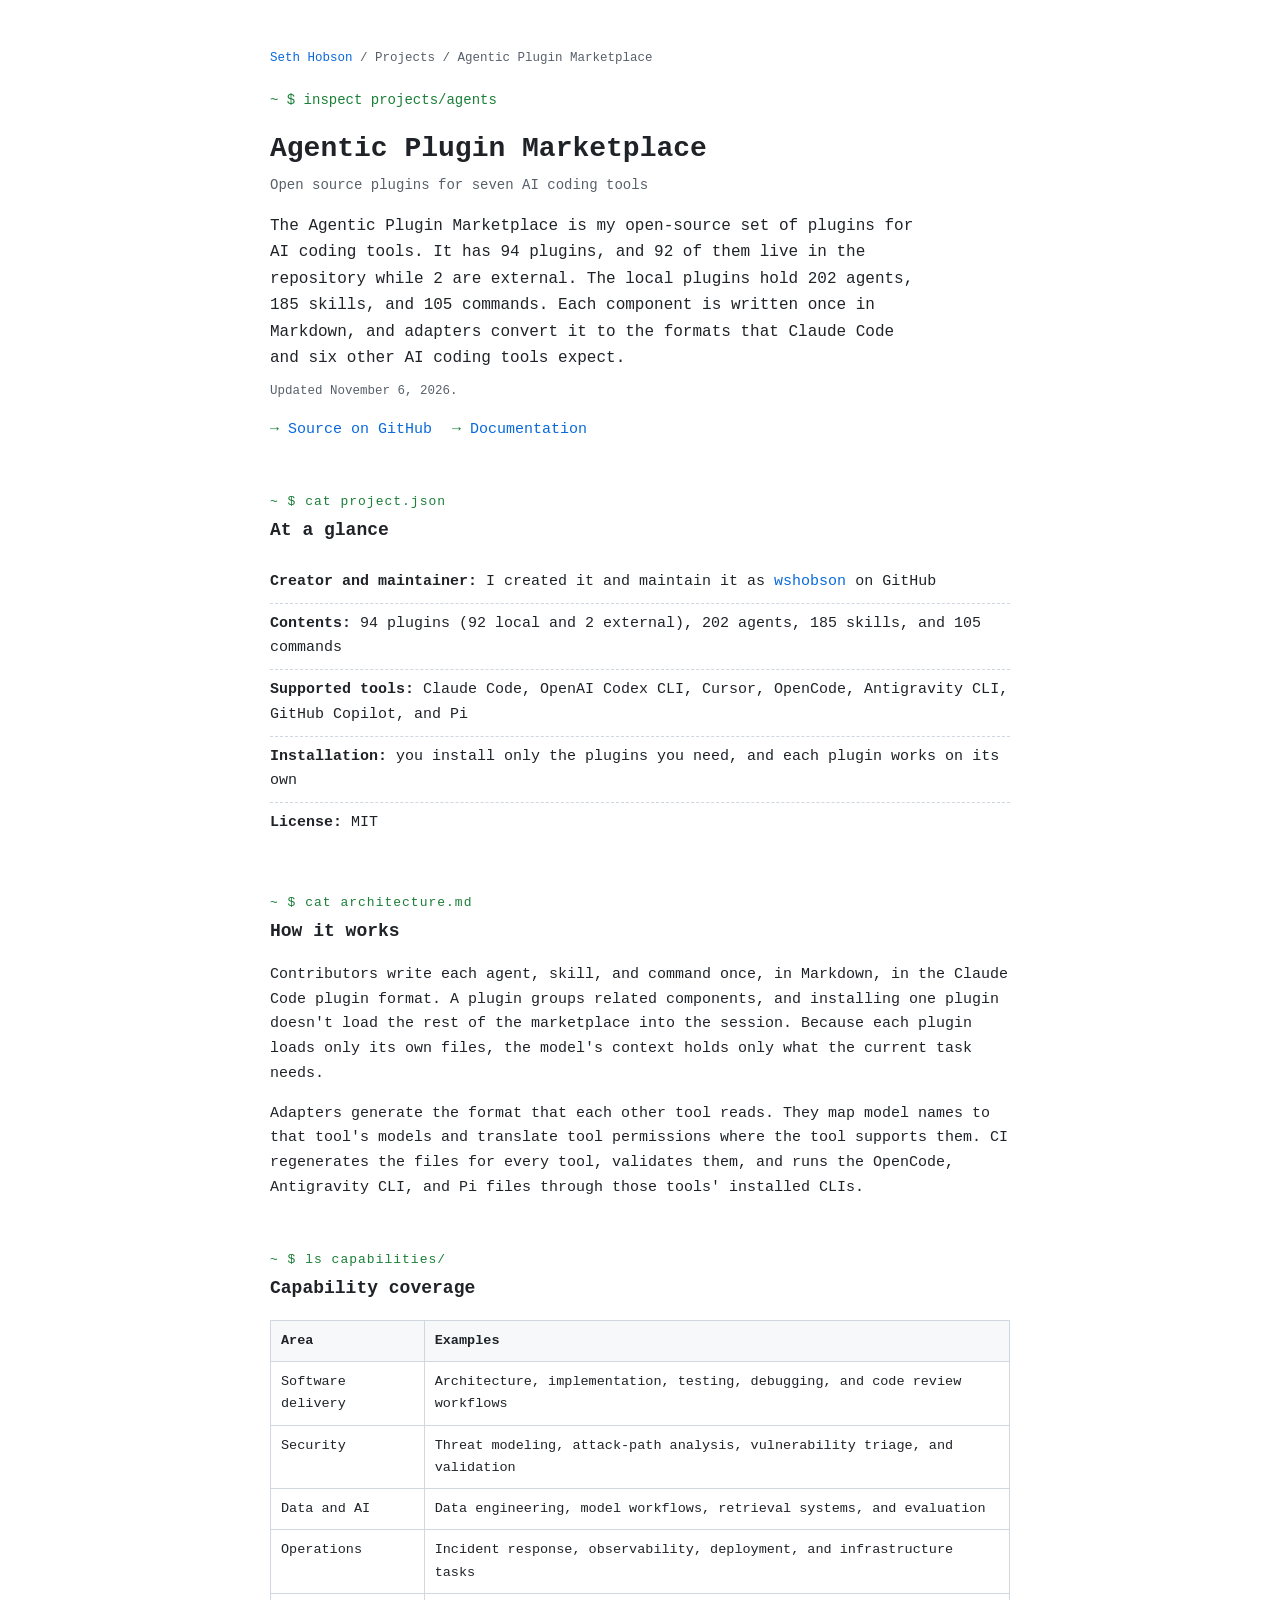
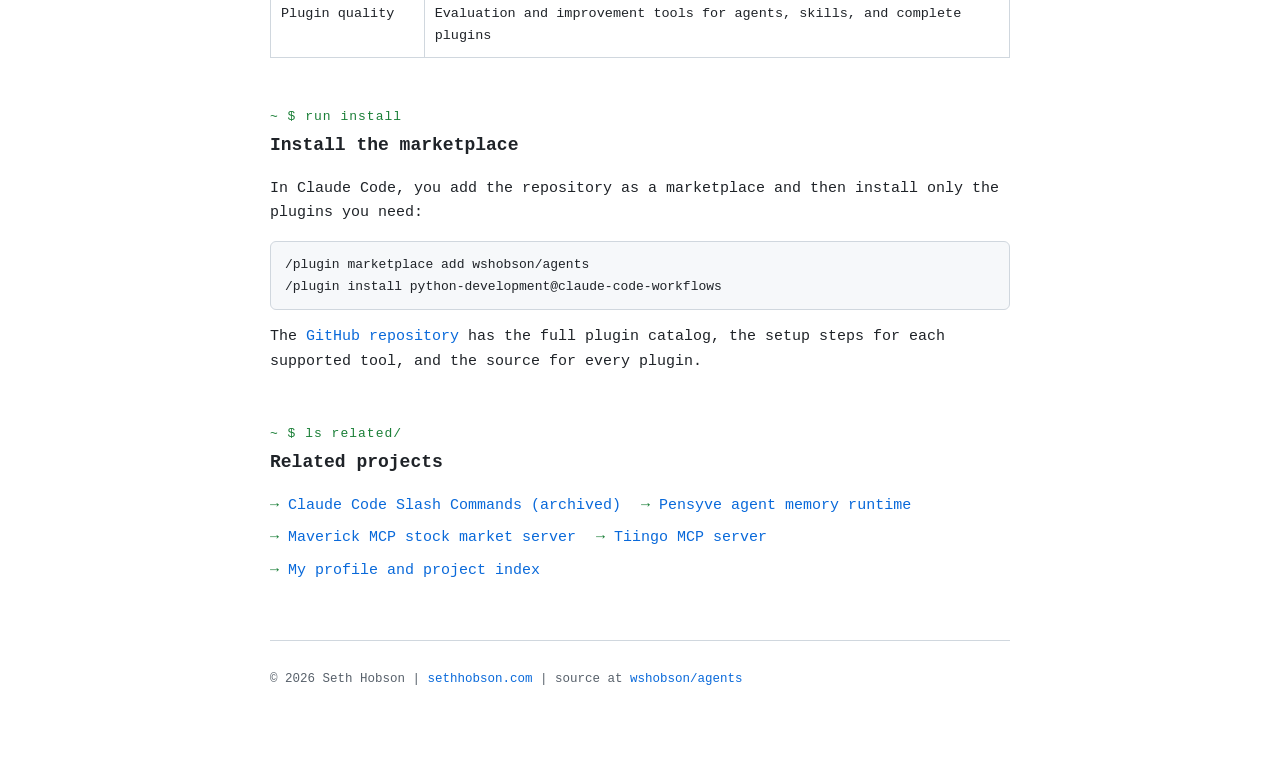
<file: projects/agents/index.html>
<!DOCTYPE html>
<html lang="en">
<head>
  <meta charset="utf-8">
  <meta name="viewport" content="width=device-width, initial-scale=1">
  <title>Agentic Plugin Marketplace for Claude Code | Seth Hobson</title>
  <meta name="description" content="I maintain an open-source plugin marketplace for Claude Code and six other AI coding tools. It has 94 plugins with 202 agents, 185 skills, and 105 commands.">
  <link rel="canonical" href="https://sethhobson.com/projects/agents/">
  <link rel="icon" type="image/svg+xml" href="/favicon.svg">
  <link rel="stylesheet" href="/styles.css">
  <meta name="theme-color" media="(prefers-color-scheme: dark)" content="#0d1117">
  <meta name="theme-color" media="(prefers-color-scheme: light)" content="#ffffff">

  <meta property="og:type" content="article">
  <meta property="og:url" content="https://sethhobson.com/projects/agents/">
  <meta property="og:title" content="Agentic Plugin Marketplace for Claude Code | Seth Hobson">
  <meta property="og:description" content="Agents, skills, and commands written once in Markdown and converted for seven AI coding tools.">
  <meta property="og:image" content="https://sethhobson.com/og-image.png">
  <meta name="twitter:card" content="summary_large_image">

  <script type="application/ld+json">
  {
    "@context": "https://schema.org",
    "@graph": [
      {
        "@type": "Person",
        "@id": "https://sethhobson.com/#person",
        "name": "Seth Hobson",
        "alternateName": "wshobson",
        "url": "https://sethhobson.com/"
      },
      {
        "@type": "WebSite",
        "@id": "https://sethhobson.com/#website",
        "url": "https://sethhobson.com/",
        "name": "Seth Hobson"
      },
      {
        "@type": "WebPage",
        "@id": "https://sethhobson.com/projects/agents/#page",
        "url": "https://sethhobson.com/projects/agents/",
        "name": "Agentic Plugin Marketplace",
        "description": "An open-source marketplace of agents, skills, and commands for seven AI coding tools.",
        "dateModified": "2026-11-06",
        "author": { "@id": "https://sethhobson.com/#person" },
        "about": { "@id": "https://sethhobson.com/projects/agents/#software" },
        "isPartOf": { "@id": "https://sethhobson.com/#website" },
        "inLanguage": "en"
      },
      {
        "@type": "SoftwareSourceCode",
        "@id": "https://sethhobson.com/projects/agents/#software",
        "name": "Agentic Plugin Marketplace",
        "alternateName": "wshobson/agents",
        "description": "A plugin marketplace for AI coding tools, maintained by Seth Hobson.",
        "codeRepository": "https://github.com/wshobson/agents",
        "programmingLanguage": "Markdown",
        "license": "https://opensource.org/license/mit",
        "author": { "@id": "https://sethhobson.com/#person" }
      },
      {
        "@type": "BreadcrumbList",
        "itemListElement": [
          { "@type": "ListItem", "position": 1, "name": "Seth Hobson", "item": "https://sethhobson.com/" },
          { "@type": "ListItem", "position": 2, "name": "Agentic Plugin Marketplace", "item": "https://sethhobson.com/projects/agents/" }
        ]
      }
    ]
  }
  </script>

  <script async src="https://www.googletagmanager.com/gtag/js?id=G-XZPK8257Y5"></script>
  <script>
    window.dataLayer = window.dataLayer || [];
    function gtag(){dataLayer.push(arguments);}
    gtag('js', new Date());
    gtag('config', 'G-XZPK8257Y5');
  </script>
  <script src="https://analytics.ahrefs.com/analytics.js" data-key="spo2J+pEpPun+g5cjv8deA" async></script>
</head>
<body>
<div class="container">
  <nav class="breadcrumb" aria-label="Breadcrumb"><a href="/">Seth Hobson</a> / Projects / Agentic Plugin Marketplace</nav>

  <header>
    <p class="prompt">~ $ inspect projects/agents</p>
    <h1>Agentic Plugin Marketplace</h1>
    <p class="title-line">Open source plugins for seven AI coding tools</p>
    <p class="project-lede">The Agentic Plugin Marketplace is my open-source set of plugins for AI coding tools. It has 94 plugins, and 92 of them live in the repository while 2 are external. The local plugins hold 202 agents, 185 skills, and 105 commands. Each component is written once in Markdown, and adapters convert it to the formats that Claude Code and six other AI coding tools expect.</p>
    <p class="updated">Updated <time datetime="2026-11-06">November 6, 2026</time>.</p>
    <ul class="links">
      <li><a href="https://github.com/wshobson/agents">Source on GitHub</a></li>
      <li><a href="https://github.com/wshobson/agents#readme">Documentation</a></li>
    </ul>
  </header>

  <main>
    <article>
      <section aria-labelledby="agents-facts">
        <p class="section-label">cat project.json</p>
        <h2 id="agents-facts">At a glance</h2>
        <ul class="facts">
          <li><strong>Creator and maintainer:</strong> I created it and maintain it as <a href="https://github.com/wshobson">wshobson</a> on GitHub</li>
          <li><strong>Contents:</strong> 94 plugins (92 local and 2 external), 202 agents, 185 skills, and 105 commands</li>
          <li><strong>Supported tools:</strong> Claude Code, OpenAI Codex CLI, Cursor, OpenCode, Antigravity CLI, GitHub Copilot, and Pi</li>
          <li><strong>Installation:</strong> you install only the plugins you need, and each plugin works on its own</li>
          <li><strong>License:</strong> MIT</li>
        </ul>
      </section>

      <section aria-labelledby="agents-design">
        <p class="section-label">cat architecture.md</p>
        <h2 id="agents-design">How it works</h2>
        <p>Contributors write each agent, skill, and command once, in Markdown, in the Claude Code plugin format. A plugin groups related components, and installing one plugin doesn't load the rest of the marketplace into the session. Because each plugin loads only its own files, the model's context holds only what the current task needs.</p>
        <p>Adapters generate the format that each other tool reads. They map model names to that tool's models and translate tool permissions where the tool supports them. CI regenerates the files for every tool, validates them, and runs the OpenCode, Antigravity CLI, and Pi files through those tools' installed CLIs.</p>
      </section>

      <section aria-labelledby="agents-coverage">
        <p class="section-label">ls capabilities/</p>
        <h2 id="agents-coverage">Capability coverage</h2>
        <table class="project-table">
          <thead><tr><th>Area</th><th>Examples</th></tr></thead>
          <tbody>
            <tr><td>Software delivery</td><td>Architecture, implementation, testing, debugging, and code review workflows</td></tr>
            <tr><td>Security</td><td>Threat modeling, attack-path analysis, vulnerability triage, and validation</td></tr>
            <tr><td>Data and AI</td><td>Data engineering, model workflows, retrieval systems, and evaluation</td></tr>
            <tr><td>Operations</td><td>Incident response, observability, deployment, and infrastructure tasks</td></tr>
            <tr><td>Plugin quality</td><td>Evaluation and improvement tools for agents, skills, and complete plugins</td></tr>
          </tbody>
        </table>
      </section>

      <section aria-labelledby="agents-start">
        <p class="section-label">run install</p>
        <h2 id="agents-start">Install the marketplace</h2>
        <p>In Claude Code, you add the repository as a marketplace and then install only the plugins you need:</p>
        <pre><code>/plugin marketplace add wshobson/agents
/plugin install python-development@claude-code-workflows</code></pre>
        <p>The <a href="https://github.com/wshobson/agents">GitHub repository</a> has the full plugin catalog, the setup steps for each supported tool, and the source for every plugin.</p>
      </section>

      <section aria-labelledby="agents-related">
        <p class="section-label">ls related/</p>
        <h2 id="agents-related">Related projects</h2>
        <ul class="links">
          <li><a href="/projects/commands/">Claude Code Slash Commands (archived)</a></li>
          <li><a href="/projects/pensyve/">Pensyve agent memory runtime</a></li>
          <li><a href="/projects/maverick-mcp/">Maverick MCP stock market server</a></li>
          <li><a href="/projects/tiingo-mcp/">Tiingo MCP server</a></li>
          <li><a href="/">My profile and project index</a></li>
        </ul>
      </section>
    </article>
  </main>

  <footer class="site-footer">
    <p>© 2026 Seth Hobson | <a href="/">sethhobson.com</a> | source at <a href="https://github.com/wshobson/agents">wshobson/agents</a></p>
  </footer>
</div>
</body>
</html>
</file>
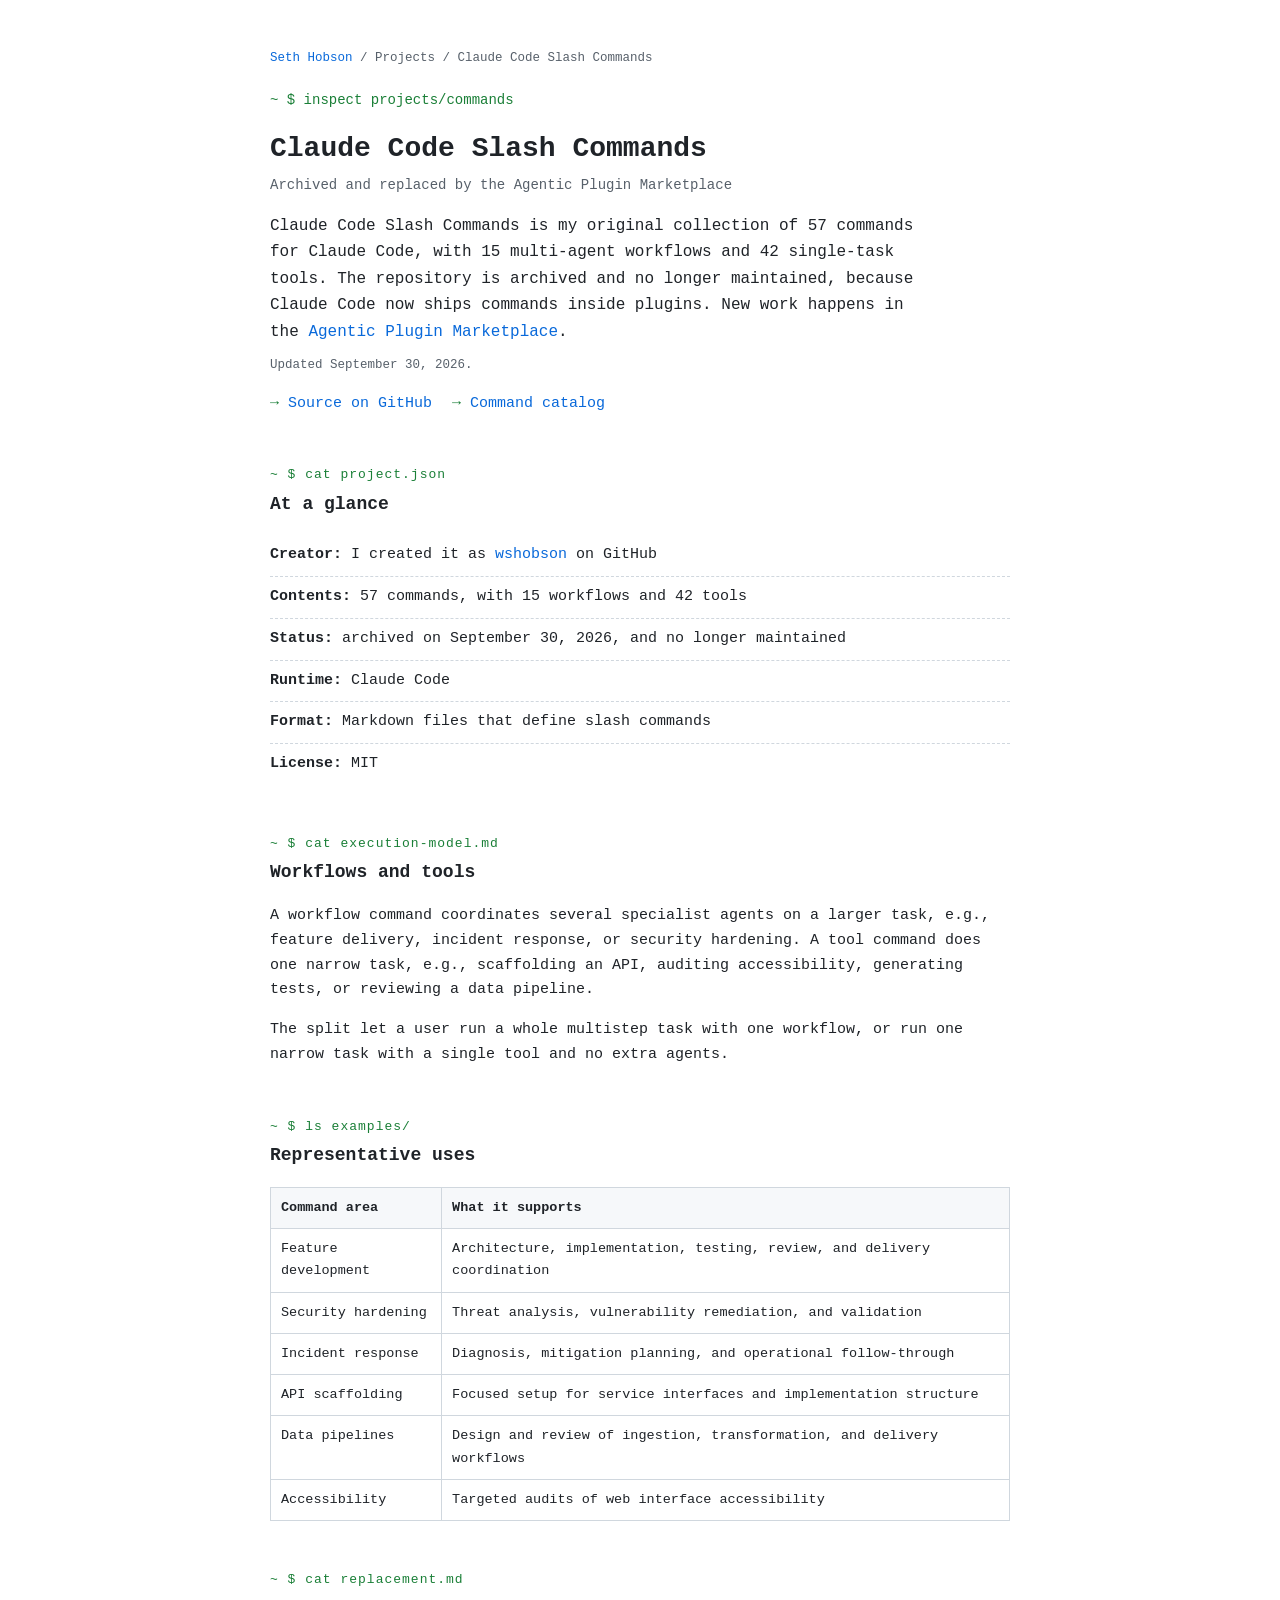
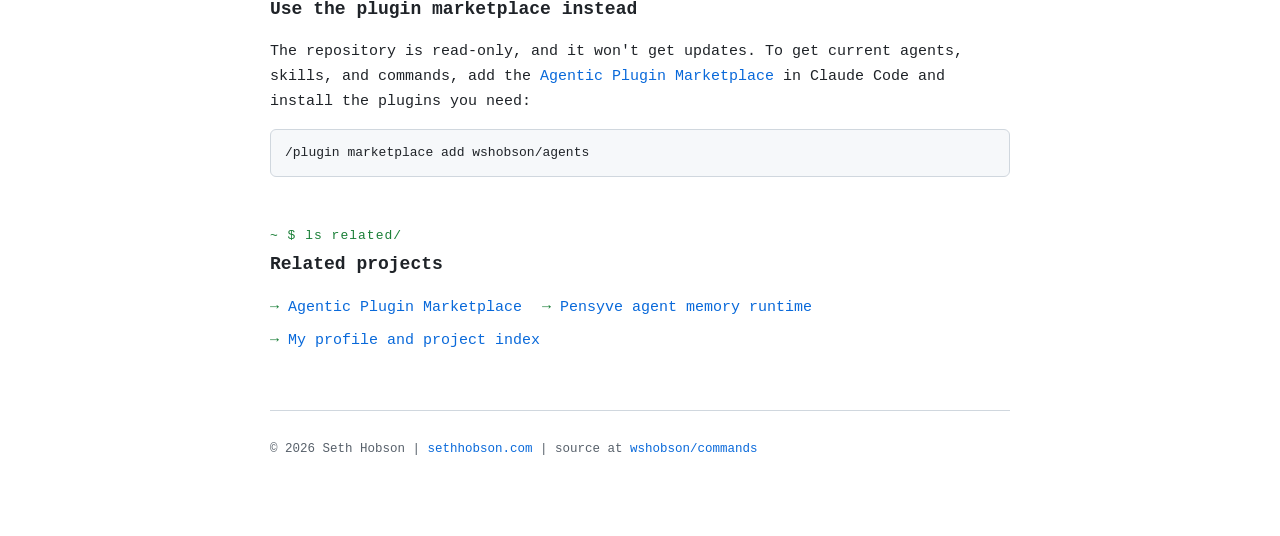
<file: projects/commands/index.html>
<!DOCTYPE html>
<html lang="en">
<head>
  <meta charset="utf-8">
  <meta name="viewport" content="width=device-width, initial-scale=1">
  <title>Claude Code Slash Commands | Seth Hobson</title>
  <meta name="description" content="I archived my collection of 57 Claude Code slash commands, and my Agentic Plugin Marketplace replaces it. New work happens in the marketplace.">
  <link rel="canonical" href="https://sethhobson.com/projects/commands/">
  <link rel="icon" type="image/svg+xml" href="/favicon.svg">
  <link rel="stylesheet" href="/styles.css">
  <meta name="theme-color" media="(prefers-color-scheme: dark)" content="#0d1117">
  <meta name="theme-color" media="(prefers-color-scheme: light)" content="#ffffff">

  <meta property="og:type" content="article">
  <meta property="og:url" content="https://sethhobson.com/projects/commands/">
  <meta property="og:title" content="Claude Code Slash Commands | Seth Hobson">
  <meta property="og:description" content="An archived collection of 57 Claude Code slash commands, replaced by the Agentic Plugin Marketplace.">
  <meta property="og:image" content="https://sethhobson.com/og-image.png">
  <meta name="twitter:card" content="summary_large_image">

  <script type="application/ld+json">
  {
    "@context": "https://schema.org",
    "@graph": [
      {
        "@type": "Person",
        "@id": "https://sethhobson.com/#person",
        "name": "Seth Hobson",
        "alternateName": "wshobson",
        "url": "https://sethhobson.com/"
      },
      {
        "@type": "WebSite",
        "@id": "https://sethhobson.com/#website",
        "url": "https://sethhobson.com/",
        "name": "Seth Hobson"
      },
      {
        "@type": "WebPage",
        "@id": "https://sethhobson.com/projects/commands/#page",
        "url": "https://sethhobson.com/projects/commands/",
        "name": "Claude Code Slash Commands",
        "description": "An archived collection of slash commands for Claude Code, replaced by the Agentic Plugin Marketplace.",
        "dateModified": "2026-09-30",
        "author": { "@id": "https://sethhobson.com/#person" },
        "about": { "@id": "https://sethhobson.com/projects/commands/#software" },
        "isPartOf": { "@id": "https://sethhobson.com/#website" },
        "inLanguage": "en"
      },
      {
        "@type": "SoftwareSourceCode",
        "@id": "https://sethhobson.com/projects/commands/#software",
        "name": "Claude Code Slash Commands",
        "alternateName": "wshobson/commands",
        "description": "An archived collection of slash commands for Claude Code, created by Seth Hobson.",
        "codeRepository": "https://github.com/wshobson/commands",
        "programmingLanguage": "Markdown",
        "license": "https://opensource.org/license/mit",
        "author": { "@id": "https://sethhobson.com/#person" }
      },
      {
        "@type": "BreadcrumbList",
        "itemListElement": [
          { "@type": "ListItem", "position": 1, "name": "Seth Hobson", "item": "https://sethhobson.com/" },
          { "@type": "ListItem", "position": 2, "name": "Claude Code Slash Commands", "item": "https://sethhobson.com/projects/commands/" }
        ]
      }
    ]
  }
  </script>

  <script async src="https://www.googletagmanager.com/gtag/js?id=G-XZPK8257Y5"></script>
  <script>
    window.dataLayer = window.dataLayer || [];
    function gtag(){dataLayer.push(arguments);}
    gtag('js', new Date());
    gtag('config', 'G-XZPK8257Y5');
  </script>
  <script src="https://analytics.ahrefs.com/analytics.js" data-key="spo2J+pEpPun+g5cjv8deA" async></script>
</head>
<body>
<div class="container">
  <nav class="breadcrumb" aria-label="Breadcrumb"><a href="/">Seth Hobson</a> / Projects / Claude Code Slash Commands</nav>

  <header>
    <p class="prompt">~ $ inspect projects/commands</p>
    <h1>Claude Code Slash Commands</h1>
    <p class="title-line">Archived and replaced by the Agentic Plugin Marketplace</p>
    <p class="project-lede">Claude Code Slash Commands is my original collection of 57 commands for Claude Code, with 15 multi-agent workflows and 42 single-task tools. The repository is archived and no longer maintained, because Claude Code now ships commands inside plugins. New work happens in the <a href="/projects/agents/">Agentic Plugin Marketplace</a>.</p>
    <p class="updated">Updated <time datetime="2026-09-30">September 30, 2026</time>.</p>
    <ul class="links">
      <li><a href="https://github.com/wshobson/commands">Source on GitHub</a></li>
      <li><a href="https://github.com/wshobson/commands#readme">Command catalog</a></li>
    </ul>
  </header>

  <main>
    <article>
      <section aria-labelledby="commands-facts">
        <p class="section-label">cat project.json</p>
        <h2 id="commands-facts">At a glance</h2>
        <ul class="facts">
          <li><strong>Creator:</strong> I created it as <a href="https://github.com/wshobson">wshobson</a> on GitHub</li>
          <li><strong>Contents:</strong> 57 commands, with 15 workflows and 42 tools</li>
          <li><strong>Status:</strong> archived on September 30, 2026, and no longer maintained</li>
          <li><strong>Runtime:</strong> Claude Code</li>
          <li><strong>Format:</strong> Markdown files that define slash commands</li>
          <li><strong>License:</strong> MIT</li>
        </ul>
      </section>

      <section aria-labelledby="commands-model">
        <p class="section-label">cat execution-model.md</p>
        <h2 id="commands-model">Workflows and tools</h2>
        <p>A workflow command coordinates several specialist agents on a larger task, e.g., feature delivery, incident response, or security hardening. A tool command does one narrow task, e.g., scaffolding an API, auditing accessibility, generating tests, or reviewing a data pipeline.</p>
        <p>The split let a user run a whole multistep task with one workflow, or run one narrow task with a single tool and no extra agents.</p>
      </section>

      <section aria-labelledby="commands-examples">
        <p class="section-label">ls examples/</p>
        <h2 id="commands-examples">Representative uses</h2>
        <table class="project-table">
          <thead><tr><th>Command area</th><th>What it supports</th></tr></thead>
          <tbody>
            <tr><td>Feature development</td><td>Architecture, implementation, testing, review, and delivery coordination</td></tr>
            <tr><td>Security hardening</td><td>Threat analysis, vulnerability remediation, and validation</td></tr>
            <tr><td>Incident response</td><td>Diagnosis, mitigation planning, and operational follow-through</td></tr>
            <tr><td>API scaffolding</td><td>Focused setup for service interfaces and implementation structure</td></tr>
            <tr><td>Data pipelines</td><td>Design and review of ingestion, transformation, and delivery workflows</td></tr>
            <tr><td>Accessibility</td><td>Targeted audits of web interface accessibility</td></tr>
          </tbody>
        </table>
      </section>

      <section aria-labelledby="commands-start">
        <p class="section-label">cat replacement.md</p>
        <h2 id="commands-start">Use the plugin marketplace instead</h2>
        <p>The repository is read-only, and it won't get updates. To get current agents, skills, and commands, add the <a href="/projects/agents/">Agentic Plugin Marketplace</a> in Claude Code and install the plugins you need:</p>
        <pre><code>/plugin marketplace add wshobson/agents</code></pre>
      </section>

      <section aria-labelledby="commands-related">
        <p class="section-label">ls related/</p>
        <h2 id="commands-related">Related projects</h2>
        <ul class="links">
          <li><a href="/projects/agents/">Agentic Plugin Marketplace</a></li>
          <li><a href="/projects/pensyve/">Pensyve agent memory runtime</a></li>
          <li><a href="/">My profile and project index</a></li>
        </ul>
      </section>
    </article>
  </main>

  <footer class="site-footer">
    <p>© 2026 Seth Hobson | <a href="/">sethhobson.com</a> | source at <a href="https://github.com/wshobson/commands">wshobson/commands</a></p>
  </footer>
</div>
</body>
</html>
</file>
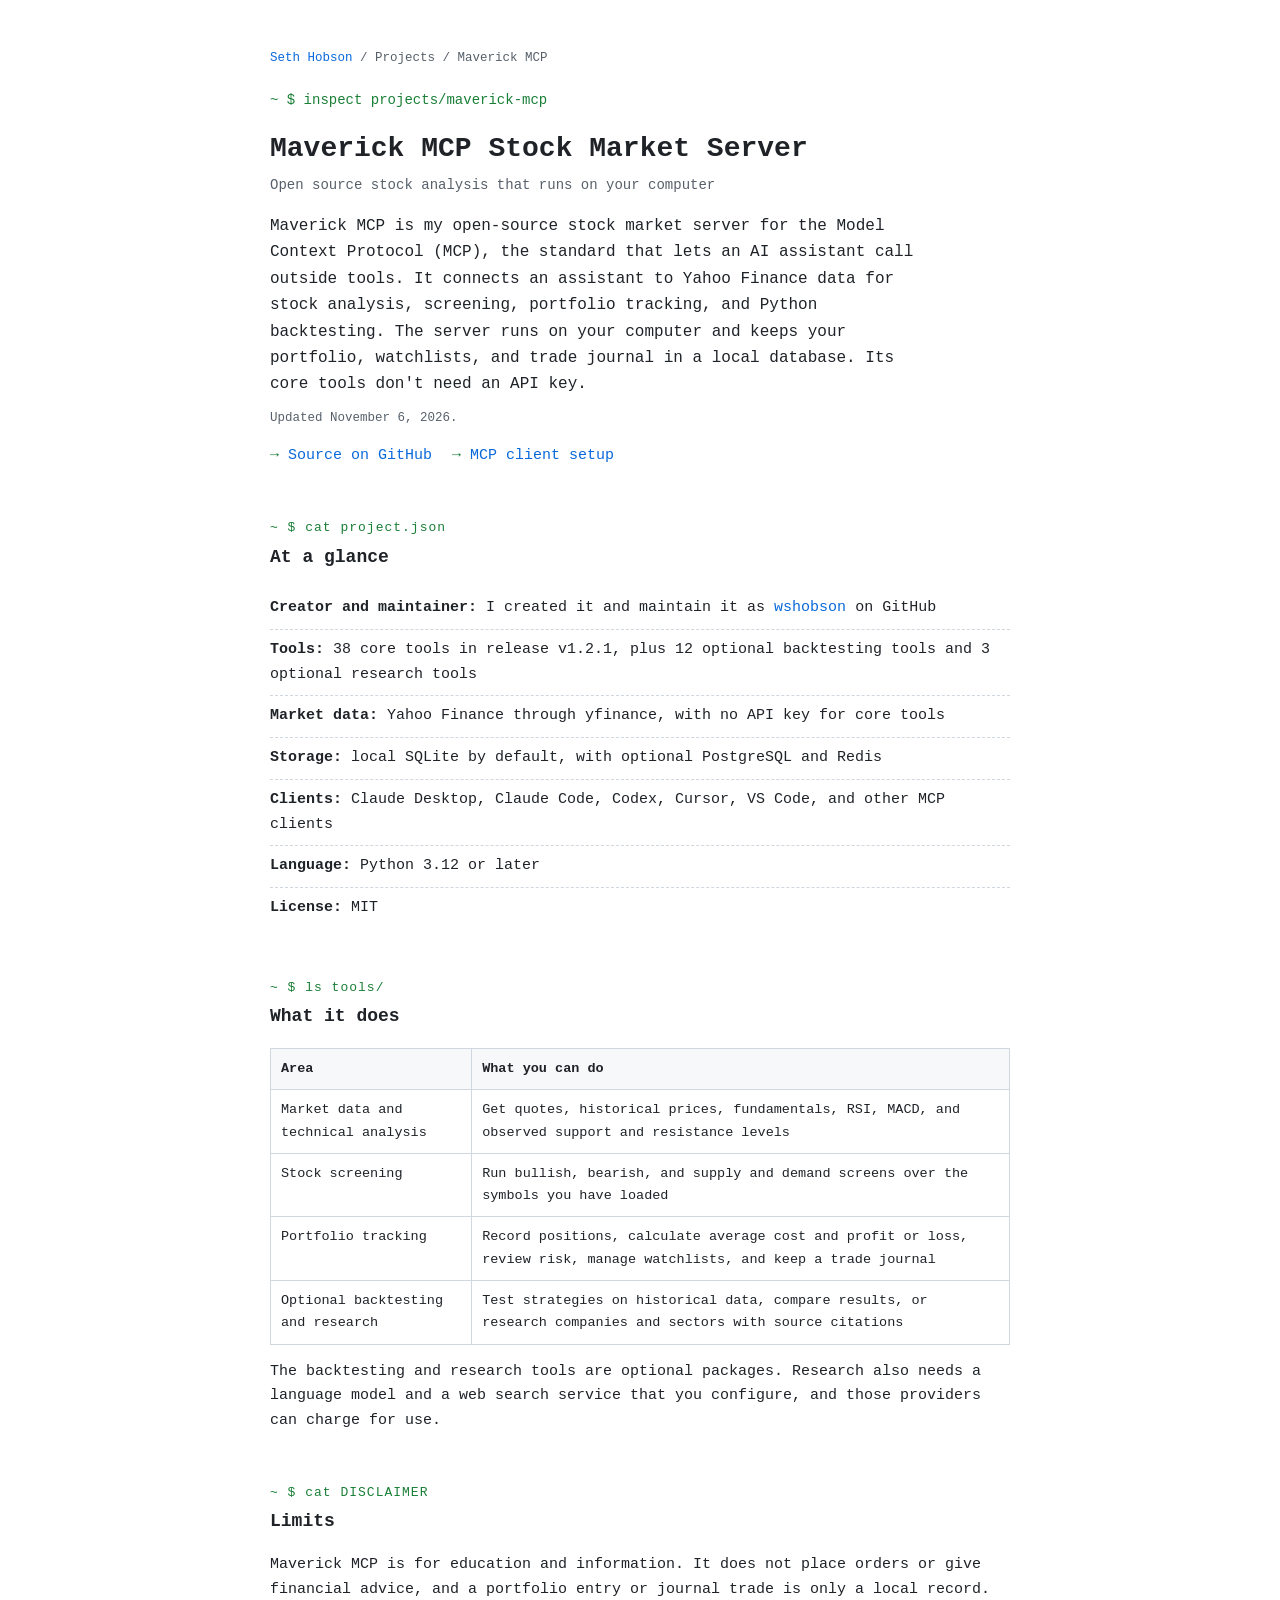
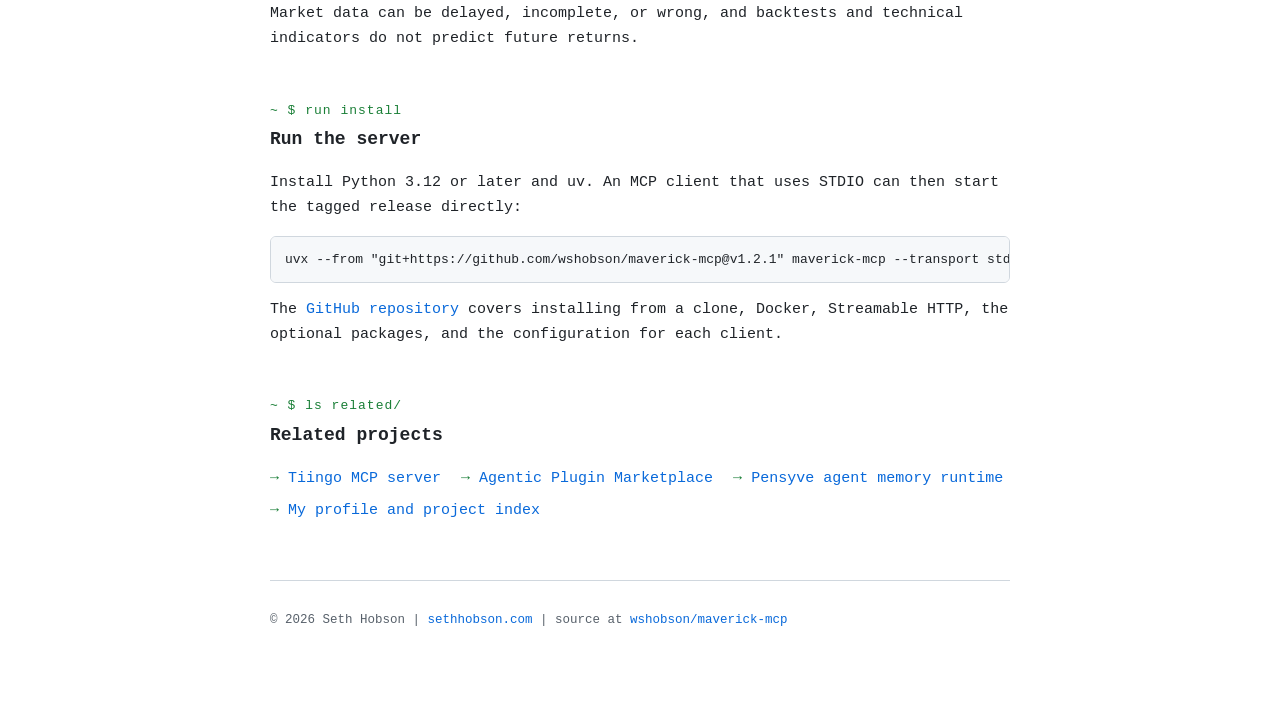
<file: projects/maverick-mcp/index.html>
<!DOCTYPE html>
<html lang="en">
<head>
  <meta charset="utf-8">
  <meta name="viewport" content="width=device-width, initial-scale=1">
  <title>Maverick MCP Stock Market Server for Yahoo Finance | Seth Hobson</title>
  <meta name="description" content="I built Maverick MCP, an open-source MCP server for stock analysis, portfolio tracking, and Python backtesting that uses Yahoo Finance data with no API key.">
  <link rel="canonical" href="https://sethhobson.com/projects/maverick-mcp/">
  <link rel="icon" type="image/svg+xml" href="/favicon.svg">
  <link rel="stylesheet" href="/styles.css">
  <meta name="theme-color" media="(prefers-color-scheme: dark)" content="#0d1117">
  <meta name="theme-color" media="(prefers-color-scheme: light)" content="#ffffff">

  <meta property="og:type" content="article">
  <meta property="og:url" content="https://sethhobson.com/projects/maverick-mcp/">
  <meta property="og:title" content="Maverick MCP Stock Market Server for Yahoo Finance | Seth Hobson">
  <meta property="og:description" content="A local MCP server for stock analysis, screening, portfolio tracking, and Python backtesting.">
  <meta property="og:image" content="https://sethhobson.com/og-image.png">
  <meta name="twitter:card" content="summary_large_image">

  <script type="application/ld+json">
  {
    "@context": "https://schema.org",
    "@graph": [
      {
        "@type": "Person",
        "@id": "https://sethhobson.com/#person",
        "name": "Seth Hobson",
        "alternateName": "wshobson",
        "url": "https://sethhobson.com/"
      },
      {
        "@type": "WebSite",
        "@id": "https://sethhobson.com/#website",
        "url": "https://sethhobson.com/",
        "name": "Seth Hobson"
      },
      {
        "@type": "WebPage",
        "@id": "https://sethhobson.com/projects/maverick-mcp/#page",
        "url": "https://sethhobson.com/projects/maverick-mcp/",
        "name": "Maverick MCP Stock Market Server",
        "description": "An overview of Maverick MCP, a local MCP server for stock analysis, screening, portfolio tracking, and Python backtesting.",
        "dateModified": "2026-11-06",
        "author": { "@id": "https://sethhobson.com/#person" },
        "about": { "@id": "https://sethhobson.com/projects/maverick-mcp/#software" },
        "isPartOf": { "@id": "https://sethhobson.com/#website" },
        "inLanguage": "en"
      },
      {
        "@type": "SoftwareSourceCode",
        "@id": "https://sethhobson.com/projects/maverick-mcp/#software",
        "name": "Maverick MCP",
        "alternateName": "wshobson/maverick-mcp",
        "description": "An MCP server for market data analysis, screening, and backtesting that works with any MCP client.",
        "codeRepository": "https://github.com/wshobson/maverick-mcp",
        "programmingLanguage": "Python",
        "license": "https://opensource.org/license/mit",
        "author": { "@id": "https://sethhobson.com/#person" }
      },
      {
        "@type": "BreadcrumbList",
        "itemListElement": [
          { "@type": "ListItem", "position": 1, "name": "Seth Hobson", "item": "https://sethhobson.com/" },
          { "@type": "ListItem", "position": 2, "name": "Maverick MCP", "item": "https://sethhobson.com/projects/maverick-mcp/" }
        ]
      }
    ]
  }
  </script>

  <script async src="https://www.googletagmanager.com/gtag/js?id=G-XZPK8257Y5"></script>
  <script>
    window.dataLayer = window.dataLayer || [];
    function gtag(){dataLayer.push(arguments);}
    gtag('js', new Date());
    gtag('config', 'G-XZPK8257Y5');
  </script>
  <script src="https://analytics.ahrefs.com/analytics.js" data-key="spo2J+pEpPun+g5cjv8deA" async></script>
</head>
<body>
<div class="container">
  <nav class="breadcrumb" aria-label="Breadcrumb"><a href="/">Seth Hobson</a> / Projects / Maverick MCP</nav>

  <header>
    <p class="prompt">~ $ inspect projects/maverick-mcp</p>
    <h1>Maverick MCP Stock Market Server</h1>
    <p class="title-line">Open source stock analysis that runs on your computer</p>
    <p class="project-lede">Maverick MCP is my open-source stock market server for the Model Context Protocol (MCP), the standard that lets an AI assistant call outside tools. It connects an assistant to Yahoo Finance data for stock analysis, screening, portfolio tracking, and Python backtesting. The server runs on your computer and keeps your portfolio, watchlists, and trade journal in a local database. Its core tools don't need an API key.</p>
    <p class="updated">Updated <time datetime="2026-11-06">November 6, 2026</time>.</p>
    <ul class="links">
      <li><a href="https://github.com/wshobson/maverick-mcp">Source on GitHub</a></li>
      <li><a href="https://github.com/wshobson/maverick-mcp/blob/main/docs/runbooks/mcp-clients.md">MCP client setup</a></li>
    </ul>
  </header>

  <main>
    <article>
      <section aria-labelledby="maverick-facts">
        <p class="section-label">cat project.json</p>
        <h2 id="maverick-facts">At a glance</h2>
        <ul class="facts">
          <li><strong>Creator and maintainer:</strong> I created it and maintain it as <a href="https://github.com/wshobson">wshobson</a> on GitHub</li>
          <li><strong>Tools:</strong> 38 core tools in release v1.2.1, plus 12 optional backtesting tools and 3 optional research tools</li>
          <li><strong>Market data:</strong> Yahoo Finance through yfinance, with no API key for core tools</li>
          <li><strong>Storage:</strong> local SQLite by default, with optional PostgreSQL and Redis</li>
          <li><strong>Clients:</strong> Claude Desktop, Claude Code, Codex, Cursor, VS Code, and other MCP clients</li>
          <li><strong>Language:</strong> Python 3.12 or later</li>
          <li><strong>License:</strong> MIT</li>
        </ul>
      </section>

      <section aria-labelledby="maverick-features">
        <p class="section-label">ls tools/</p>
        <h2 id="maverick-features">What it does</h2>
        <table class="project-table">
          <thead><tr><th>Area</th><th>What you can do</th></tr></thead>
          <tbody>
            <tr><td>Market data and technical analysis</td><td>Get quotes, historical prices, fundamentals, RSI, MACD, and observed support and resistance levels</td></tr>
            <tr><td>Stock screening</td><td>Run bullish, bearish, and supply and demand screens over the symbols you have loaded</td></tr>
            <tr><td>Portfolio tracking</td><td>Record positions, calculate average cost and profit or loss, review risk, manage watchlists, and keep a trade journal</td></tr>
            <tr><td>Optional backtesting and research</td><td>Test strategies on historical data, compare results, or research companies and sectors with source citations</td></tr>
          </tbody>
        </table>
        <p>The backtesting and research tools are optional packages. Research also needs a language model and a web search service that you configure, and those providers can charge for use.</p>
      </section>

      <section aria-labelledby="maverick-limits">
        <p class="section-label">cat DISCLAIMER</p>
        <h2 id="maverick-limits">Limits</h2>
        <p>Maverick MCP is for education and information. It does not place orders or give financial advice, and a portfolio entry or journal trade is only a local record. Market data can be delayed, incomplete, or wrong, and backtests and technical indicators do not predict future returns.</p>
      </section>

      <section aria-labelledby="maverick-start">
        <p class="section-label">run install</p>
        <h2 id="maverick-start">Run the server</h2>
        <p>Install Python 3.12 or later and uv. An MCP client that uses STDIO can then start the tagged release directly:</p>
        <pre><code>uvx --from "git+https://github.com/wshobson/maverick-mcp@v1.2.1" maverick-mcp --transport stdio</code></pre>
        <p>The <a href="https://github.com/wshobson/maverick-mcp">GitHub repository</a> covers installing from a clone, Docker, Streamable HTTP, the optional packages, and the configuration for each client.</p>
      </section>

      <section aria-labelledby="maverick-related">
        <p class="section-label">ls related/</p>
        <h2 id="maverick-related">Related projects</h2>
        <ul class="links">
          <li><a href="/projects/tiingo-mcp/">Tiingo MCP server</a></li>
          <li><a href="/projects/agents/">Agentic Plugin Marketplace</a></li>
          <li><a href="/projects/pensyve/">Pensyve agent memory runtime</a></li>
          <li><a href="/">My profile and project index</a></li>
        </ul>
      </section>
    </article>
  </main>

  <footer class="site-footer">
    <p>© 2026 Seth Hobson | <a href="/">sethhobson.com</a> | source at <a href="https://github.com/wshobson/maverick-mcp">wshobson/maverick-mcp</a></p>
  </footer>
</div>
</body>
</html>
</file>
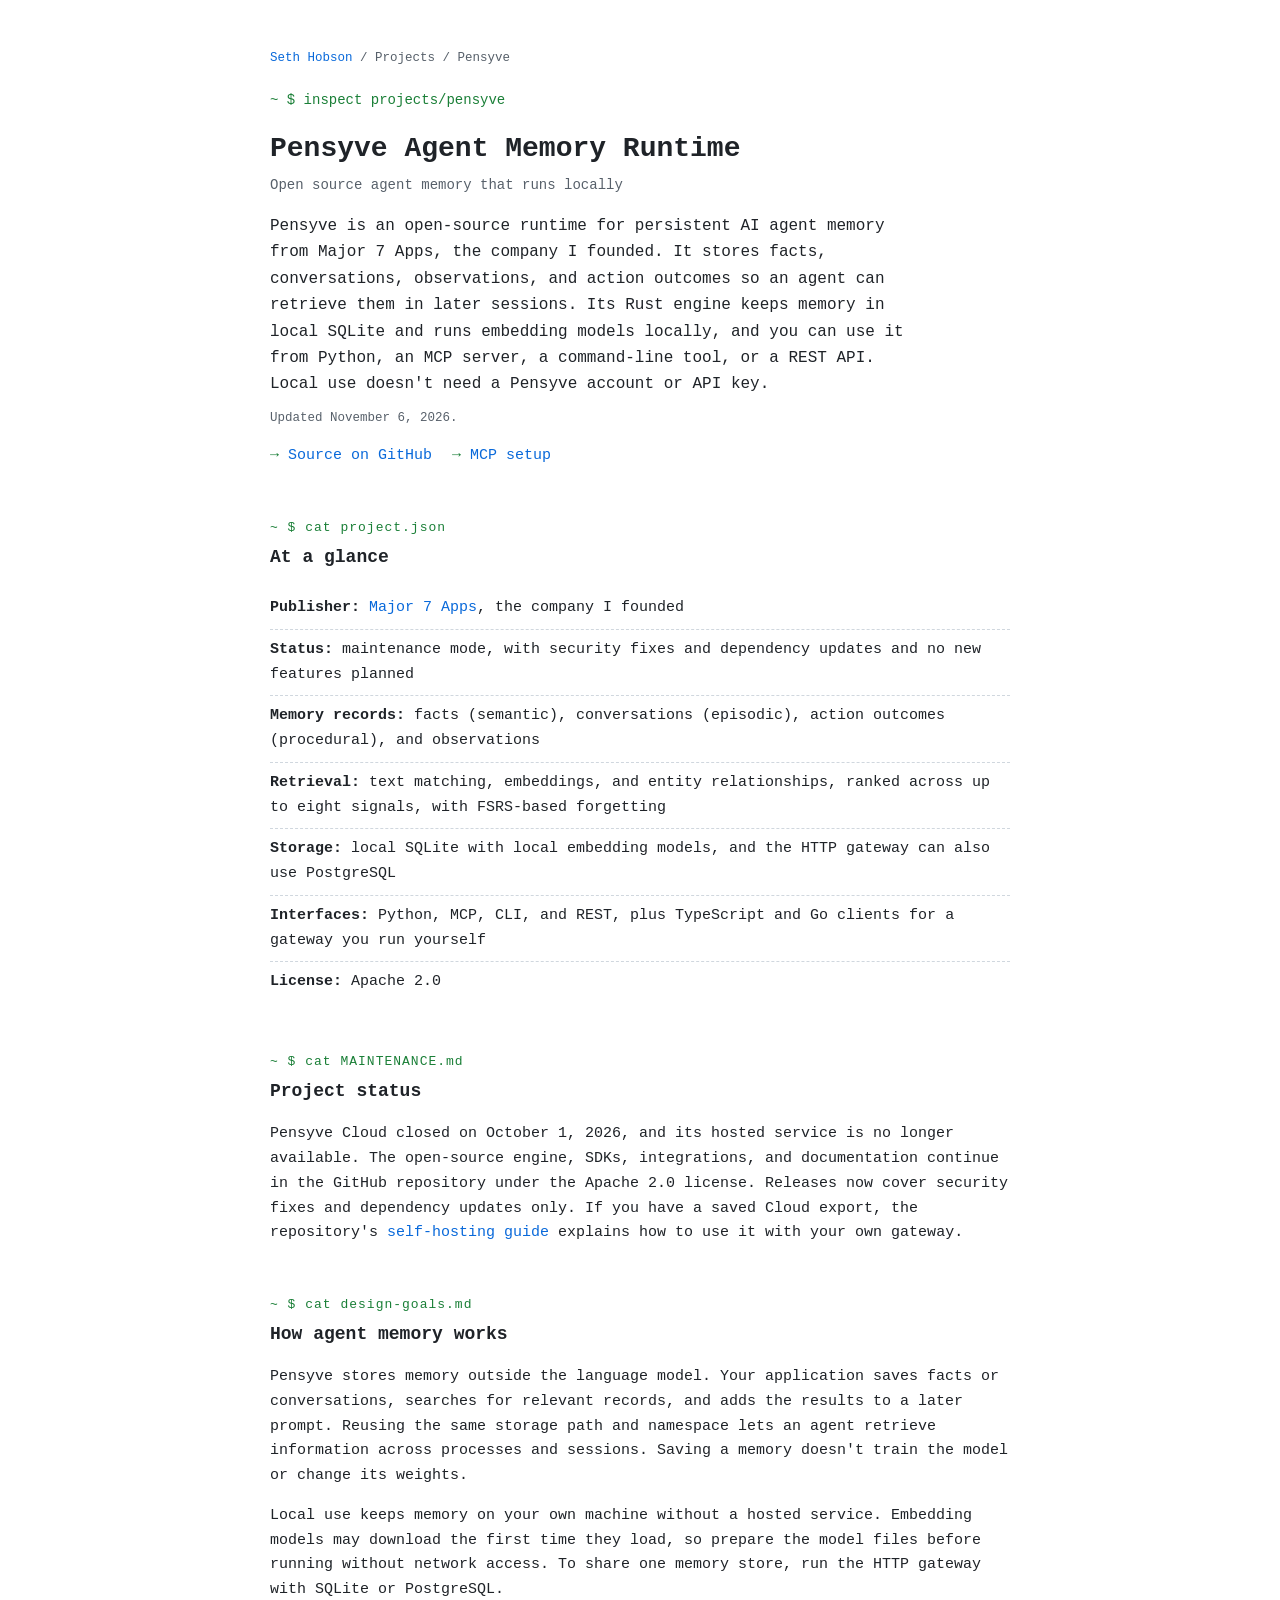
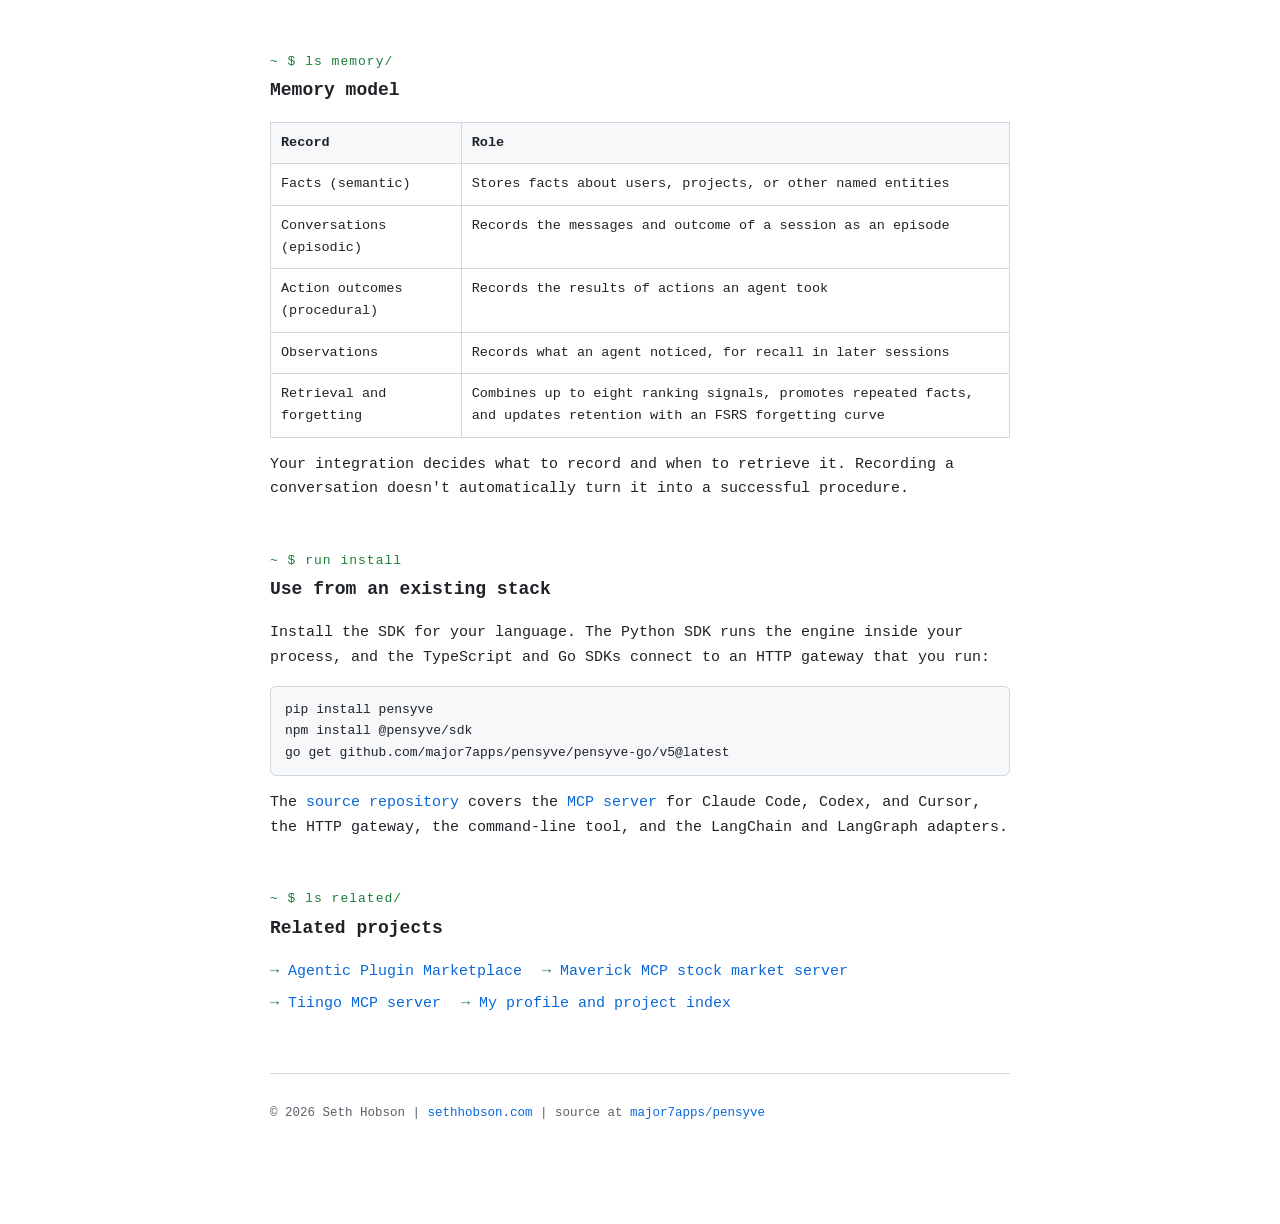
<file: projects/pensyve/index.html>
<!DOCTYPE html>
<html lang="en">
<head>
  <meta charset="utf-8">
  <meta name="viewport" content="width=device-width, initial-scale=1">
  <title>Pensyve Agent Memory Runtime | Seth Hobson</title>
  <meta name="description" content="Pensyve is Major 7 Apps' open-source memory runtime for AI agents. It stores facts, conversations, and action outcomes locally and is in maintenance mode.">
  <link rel="canonical" href="https://sethhobson.com/projects/pensyve/">
  <link rel="icon" type="image/svg+xml" href="/favicon.svg">
  <link rel="stylesheet" href="/styles.css">
  <meta name="theme-color" media="(prefers-color-scheme: dark)" content="#0d1117">
  <meta name="theme-color" media="(prefers-color-scheme: light)" content="#ffffff">

  <meta property="og:type" content="article">
  <meta property="og:url" content="https://sethhobson.com/projects/pensyve/">
  <meta property="og:title" content="Pensyve Agent Memory Runtime | Seth Hobson">
  <meta property="og:description" content="An open-source runtime for persistent AI agent memory that runs locally, now in maintenance mode.">
  <meta property="og:image" content="https://sethhobson.com/og-image.png">
  <meta name="twitter:card" content="summary_large_image">

  <script type="application/ld+json">
  {
    "@context": "https://schema.org",
    "@graph": [
      {
        "@type": "Person",
        "@id": "https://sethhobson.com/#person",
        "name": "Seth Hobson",
        "alternateName": "wshobson",
        "url": "https://sethhobson.com/"
      },
      {
        "@type": "Organization",
        "@id": "https://major7apps.com/#org",
        "name": "Major 7 Apps",
        "url": "https://major7apps.com/",
        "founder": { "@id": "https://sethhobson.com/#person" }
      },
      {
        "@type": "WebSite",
        "@id": "https://sethhobson.com/#website",
        "url": "https://sethhobson.com/",
        "name": "Seth Hobson"
      },
      {
        "@type": "WebPage",
        "@id": "https://sethhobson.com/projects/pensyve/#page",
        "url": "https://sethhobson.com/projects/pensyve/",
        "name": "Pensyve Agent Memory Runtime",
        "description": "An overview of Pensyve, an open-source runtime for persistent AI agent memory that runs locally.",
        "dateModified": "2026-11-06",
        "author": { "@id": "https://sethhobson.com/#person" },
        "about": { "@id": "https://sethhobson.com/projects/pensyve/#software" },
        "isPartOf": { "@id": "https://sethhobson.com/#website" },
        "inLanguage": "en"
      },
      {
        "@type": "SoftwareSourceCode",
        "@id": "https://sethhobson.com/projects/pensyve/#software",
        "name": "Pensyve",
        "description": "An open-source runtime for persistent AI agent memory, with semantic, episodic, and procedural records.",
        "codeRepository": "https://github.com/major7apps/pensyve",
        "programmingLanguage": ["Rust", "Python", "TypeScript", "Go"],
        "license": "https://www.apache.org/licenses/LICENSE-2.0",
        "author": { "@id": "https://major7apps.com/#org" }
      },
      {
        "@type": "BreadcrumbList",
        "itemListElement": [
          { "@type": "ListItem", "position": 1, "name": "Seth Hobson", "item": "https://sethhobson.com/" },
          { "@type": "ListItem", "position": 2, "name": "Pensyve", "item": "https://sethhobson.com/projects/pensyve/" }
        ]
      }
    ]
  }
  </script>

  <script async src="https://www.googletagmanager.com/gtag/js?id=G-XZPK8257Y5"></script>
  <script>
    window.dataLayer = window.dataLayer || [];
    function gtag(){dataLayer.push(arguments);}
    gtag('js', new Date());
    gtag('config', 'G-XZPK8257Y5');
  </script>
  <script src="https://analytics.ahrefs.com/analytics.js" data-key="spo2J+pEpPun+g5cjv8deA" async></script>
</head>
<body>
<div class="container">
  <nav class="breadcrumb" aria-label="Breadcrumb"><a href="/">Seth Hobson</a> / Projects / Pensyve</nav>

  <header>
    <p class="prompt">~ $ inspect projects/pensyve</p>
    <h1>Pensyve Agent Memory Runtime</h1>
    <p class="title-line">Open source agent memory that runs locally</p>
    <p class="project-lede">Pensyve is an open-source runtime for persistent AI agent memory from Major 7 Apps, the company I founded. It stores facts, conversations, observations, and action outcomes so an agent can retrieve them in later sessions. Its Rust engine keeps memory in local SQLite and runs embedding models locally, and you can use it from Python, an MCP server, a command-line tool, or a REST API. Local use doesn't need a Pensyve account or API key.</p>
    <p class="updated">Updated <time datetime="2026-11-06">November 6, 2026</time>.</p>
    <ul class="links">
      <li><a href="https://github.com/major7apps/pensyve">Source on GitHub</a></li>
      <li><a href="https://github.com/major7apps/pensyve#mcp-server">MCP setup</a></li>
    </ul>
  </header>

  <main>
    <article>
      <section aria-labelledby="pensyve-facts">
        <p class="section-label">cat project.json</p>
        <h2 id="pensyve-facts">At a glance</h2>
        <ul class="facts">
          <li><strong>Publisher:</strong> <a href="https://major7apps.com/">Major 7 Apps</a>, the company I founded</li>
          <li><strong>Status:</strong> maintenance mode, with security fixes and dependency updates and no new features planned</li>
          <li><strong>Memory records:</strong> facts (semantic), conversations (episodic), action outcomes (procedural), and observations</li>
          <li><strong>Retrieval:</strong> text matching, embeddings, and entity relationships, ranked across up to eight signals, with FSRS-based forgetting</li>
          <li><strong>Storage:</strong> local SQLite with local embedding models, and the HTTP gateway can also use PostgreSQL</li>
          <li><strong>Interfaces:</strong> Python, MCP, CLI, and REST, plus TypeScript and Go clients for a gateway you run yourself</li>
          <li><strong>License:</strong> Apache 2.0</li>
        </ul>
      </section>

      <section aria-labelledby="pensyve-status">
        <p class="section-label">cat MAINTENANCE.md</p>
        <h2 id="pensyve-status">Project status</h2>
        <p>Pensyve Cloud closed on October 1, 2026, and its hosted service is no longer available. The open-source engine, SDKs, integrations, and documentation continue in the GitHub repository under the Apache 2.0 license. Releases now cover security fixes and dependency updates only. If you have a saved Cloud export, the repository's <a href="https://github.com/major7apps/pensyve/blob/main/docs/self-host.md">self-hosting guide</a> explains how to use it with your own gateway.</p>
      </section>

      <section aria-labelledby="pensyve-purpose">
        <p class="section-label">cat design-goals.md</p>
        <h2 id="pensyve-purpose">How agent memory works</h2>
        <p>Pensyve stores memory outside the language model. Your application saves facts or conversations, searches for relevant records, and adds the results to a later prompt. Reusing the same storage path and namespace lets an agent retrieve information across processes and sessions. Saving a memory doesn't train the model or change its weights.</p>
        <p>Local use keeps memory on your own machine without a hosted service. Embedding models may download the first time they load, so prepare the model files before running without network access. To share one memory store, run the HTTP gateway with SQLite or PostgreSQL.</p>
      </section>

      <section aria-labelledby="pensyve-model">
        <p class="section-label">ls memory/</p>
        <h2 id="pensyve-model">Memory model</h2>
        <table class="project-table">
          <thead><tr><th>Record</th><th>Role</th></tr></thead>
          <tbody>
            <tr><td>Facts (semantic)</td><td>Stores facts about users, projects, or other named entities</td></tr>
            <tr><td>Conversations (episodic)</td><td>Records the messages and outcome of a session as an episode</td></tr>
            <tr><td>Action outcomes (procedural)</td><td>Records the results of actions an agent took</td></tr>
            <tr><td>Observations</td><td>Records what an agent noticed, for recall in later sessions</td></tr>
            <tr><td>Retrieval and forgetting</td><td>Combines up to eight ranking signals, promotes repeated facts, and updates retention with an FSRS forgetting curve</td></tr>
          </tbody>
        </table>
        <p>Your integration decides what to record and when to retrieve it. Recording a conversation doesn't automatically turn it into a successful procedure.</p>
      </section>

      <section aria-labelledby="pensyve-use">
        <p class="section-label">run install</p>
        <h2 id="pensyve-use">Use from an existing stack</h2>
        <p>Install the SDK for your language. The Python SDK runs the engine inside your process, and the TypeScript and Go SDKs connect to an HTTP gateway that you run:</p>
        <pre><code>pip install pensyve
npm install @pensyve/sdk
go get github.com/major7apps/pensyve/pensyve-go/v5@latest</code></pre>
        <p>The <a href="https://github.com/major7apps/pensyve">source repository</a> covers the <a href="https://github.com/major7apps/pensyve#mcp-server">MCP server</a> for Claude Code, Codex, and Cursor, the HTTP gateway, the command-line tool, and the LangChain and LangGraph adapters.</p>
      </section>

      <section aria-labelledby="pensyve-related">
        <p class="section-label">ls related/</p>
        <h2 id="pensyve-related">Related projects</h2>
        <ul class="links">
          <li><a href="/projects/agents/">Agentic Plugin Marketplace</a></li>
          <li><a href="/projects/maverick-mcp/">Maverick MCP stock market server</a></li>
          <li><a href="/projects/tiingo-mcp/">Tiingo MCP server</a></li>
          <li><a href="/">My profile and project index</a></li>
        </ul>
      </section>
    </article>
  </main>

  <footer class="site-footer">
    <p>© 2026 Seth Hobson | <a href="/">sethhobson.com</a> | source at <a href="https://github.com/major7apps/pensyve">major7apps/pensyve</a></p>
  </footer>
</div>
</body>
</html>
</file>
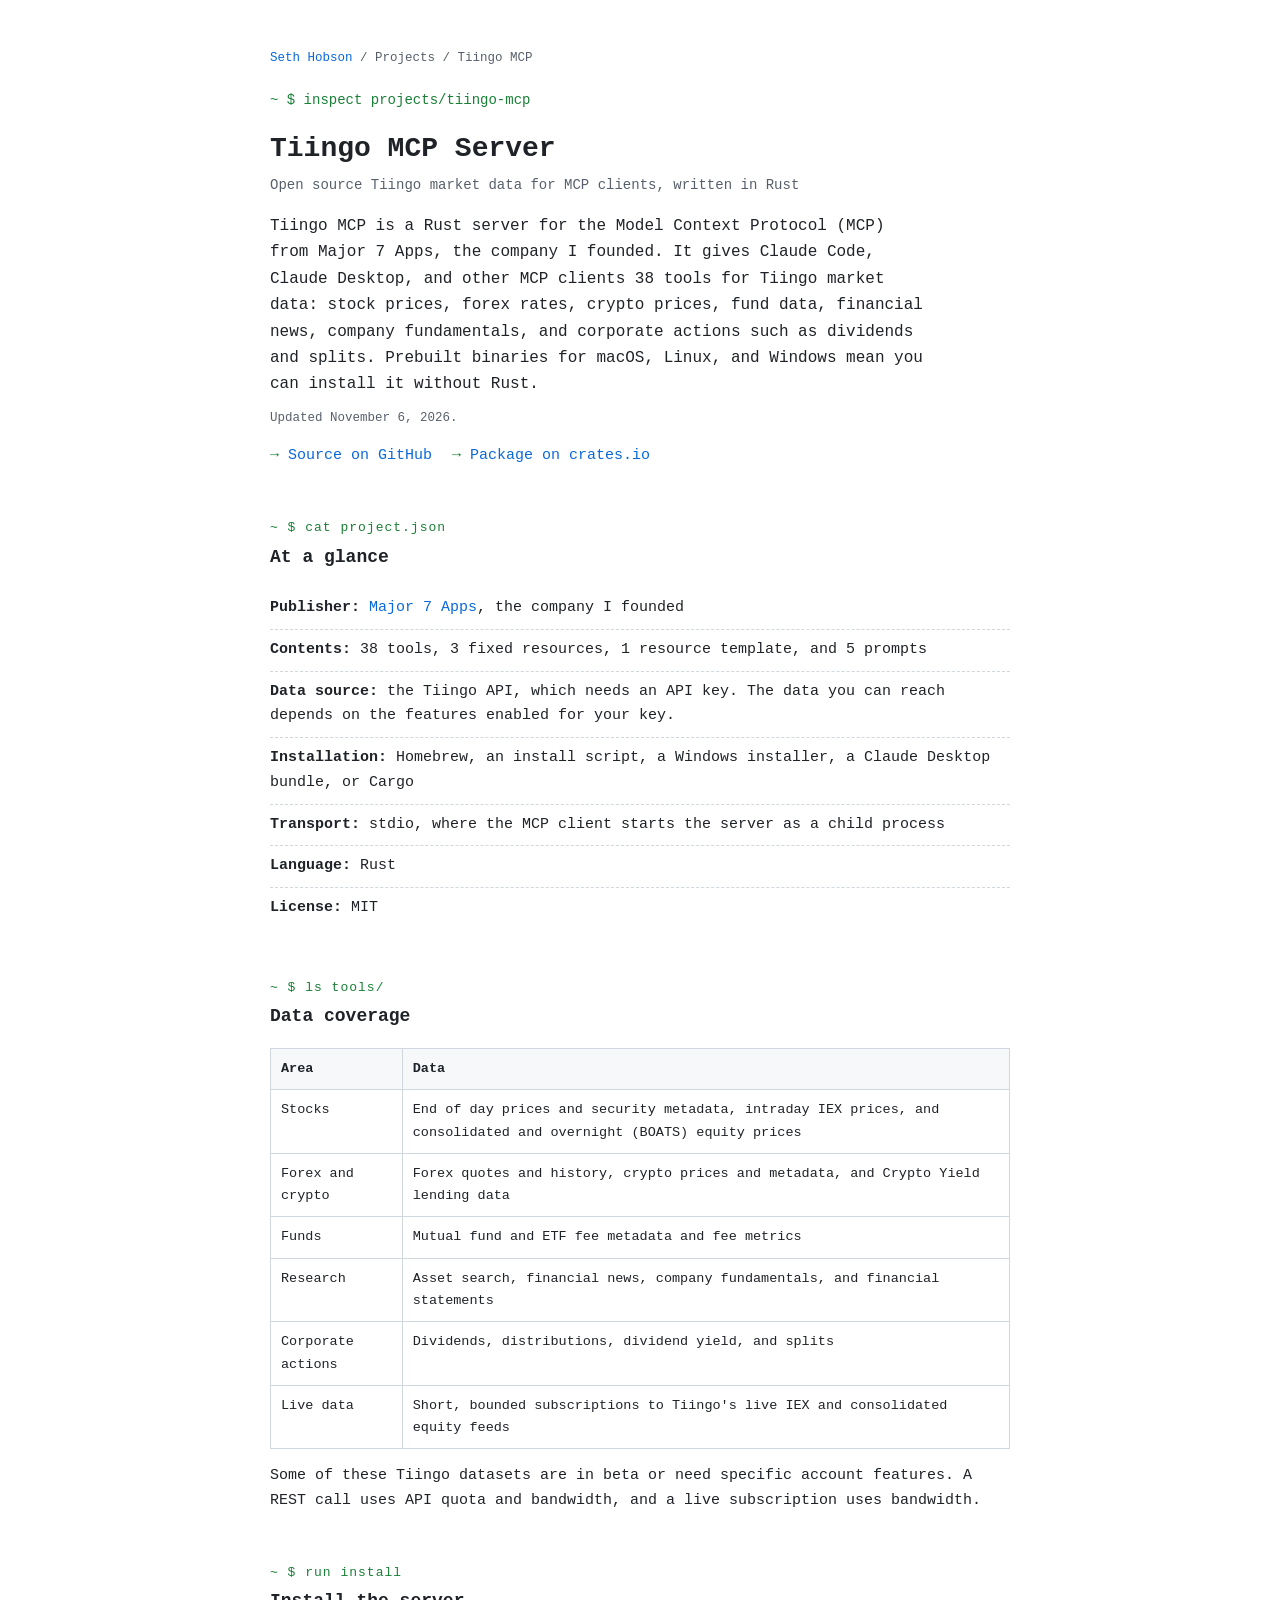
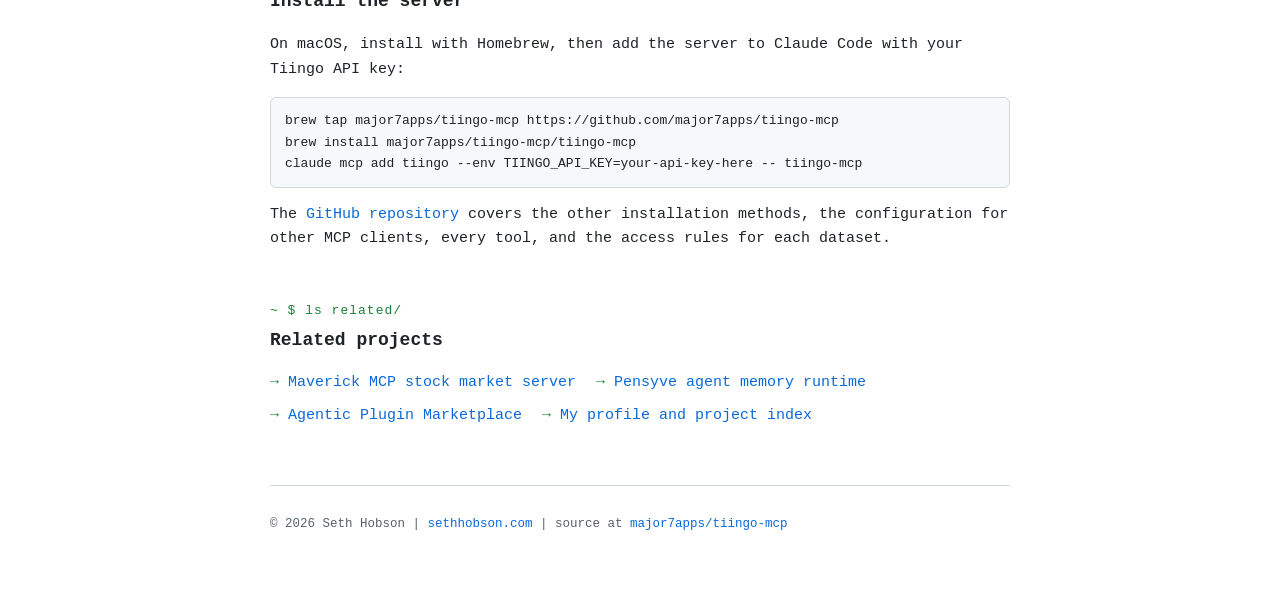
<file: projects/tiingo-mcp/index.html>
<!DOCTYPE html>
<html lang="en">
<head>
  <meta charset="utf-8">
  <meta name="viewport" content="width=device-width, initial-scale=1">
  <title>Tiingo MCP Server for the Tiingo API | Seth Hobson</title>
  <meta name="description" content="Tiingo MCP is a Rust MCP server from Major 7 Apps with 38 tools for Tiingo stock, forex, crypto, fund, news, fundamentals, and corporate action data.">
  <link rel="canonical" href="https://sethhobson.com/projects/tiingo-mcp/">
  <link rel="icon" type="image/svg+xml" href="/favicon.svg">
  <link rel="stylesheet" href="/styles.css">
  <meta name="theme-color" media="(prefers-color-scheme: dark)" content="#0d1117">
  <meta name="theme-color" media="(prefers-color-scheme: light)" content="#ffffff">

  <meta property="og:type" content="article">
  <meta property="og:url" content="https://sethhobson.com/projects/tiingo-mcp/">
  <meta property="og:title" content="Tiingo MCP Server for the Tiingo API | Seth Hobson">
  <meta property="og:description" content="A Rust MCP server with 38 tools for Tiingo market data.">
  <meta property="og:image" content="https://sethhobson.com/og-image.png">
  <meta name="twitter:card" content="summary_large_image">

  <script type="application/ld+json">
  {
    "@context": "https://schema.org",
    "@graph": [
      {
        "@type": "Person",
        "@id": "https://sethhobson.com/#person",
        "name": "Seth Hobson",
        "alternateName": "wshobson",
        "url": "https://sethhobson.com/"
      },
      {
        "@type": "Organization",
        "@id": "https://major7apps.com/#org",
        "name": "Major 7 Apps",
        "url": "https://major7apps.com/",
        "founder": { "@id": "https://sethhobson.com/#person" }
      },
      {
        "@type": "WebSite",
        "@id": "https://sethhobson.com/#website",
        "url": "https://sethhobson.com/",
        "name": "Seth Hobson"
      },
      {
        "@type": "WebPage",
        "@id": "https://sethhobson.com/projects/tiingo-mcp/#page",
        "url": "https://sethhobson.com/projects/tiingo-mcp/",
        "name": "Tiingo MCP Server",
        "description": "An overview of Tiingo MCP, a Rust MCP server with 38 tools for Tiingo market data.",
        "dateModified": "2026-11-06",
        "author": { "@id": "https://sethhobson.com/#person" },
        "about": { "@id": "https://sethhobson.com/projects/tiingo-mcp/#software" },
        "isPartOf": { "@id": "https://sethhobson.com/#website" },
        "inLanguage": "en"
      },
      {
        "@type": "SoftwareSourceCode",
        "@id": "https://sethhobson.com/projects/tiingo-mcp/#software",
        "name": "Tiingo MCP",
        "alternateName": "major7apps/tiingo-mcp",
        "description": "A Rust MCP server for the Tiingo market data API.",
        "codeRepository": "https://github.com/major7apps/tiingo-mcp",
        "programmingLanguage": "Rust",
        "license": "https://opensource.org/license/mit",
        "author": { "@id": "https://major7apps.com/#org" }
      },
      {
        "@type": "BreadcrumbList",
        "itemListElement": [
          { "@type": "ListItem", "position": 1, "name": "Seth Hobson", "item": "https://sethhobson.com/" },
          { "@type": "ListItem", "position": 2, "name": "Tiingo MCP", "item": "https://sethhobson.com/projects/tiingo-mcp/" }
        ]
      }
    ]
  }
  </script>

  <script async src="https://www.googletagmanager.com/gtag/js?id=G-XZPK8257Y5"></script>
  <script>
    window.dataLayer = window.dataLayer || [];
    function gtag(){dataLayer.push(arguments);}
    gtag('js', new Date());
    gtag('config', 'G-XZPK8257Y5');
  </script>
  <script src="https://analytics.ahrefs.com/analytics.js" data-key="spo2J+pEpPun+g5cjv8deA" async></script>
</head>
<body>
<div class="container">
  <nav class="breadcrumb" aria-label="Breadcrumb"><a href="/">Seth Hobson</a> / Projects / Tiingo MCP</nav>

  <header>
    <p class="prompt">~ $ inspect projects/tiingo-mcp</p>
    <h1>Tiingo MCP Server</h1>
    <p class="title-line">Open source Tiingo market data for MCP clients, written in Rust</p>
    <p class="project-lede">Tiingo MCP is a Rust server for the Model Context Protocol (MCP) from Major 7 Apps, the company I founded. It gives Claude Code, Claude Desktop, and other MCP clients 38 tools for Tiingo market data: stock prices, forex rates, crypto prices, fund data, financial news, company fundamentals, and corporate actions such as dividends and splits. Prebuilt binaries for macOS, Linux, and Windows mean you can install it without Rust.</p>
    <p class="updated">Updated <time datetime="2026-11-06">November 6, 2026</time>.</p>
    <ul class="links">
      <li><a href="https://github.com/major7apps/tiingo-mcp">Source on GitHub</a></li>
      <li><a href="https://crates.io/crates/tiingo-mcp">Package on crates.io</a></li>
    </ul>
  </header>

  <main>
    <article>
      <section aria-labelledby="tiingo-facts">
        <p class="section-label">cat project.json</p>
        <h2 id="tiingo-facts">At a glance</h2>
        <ul class="facts">
          <li><strong>Publisher:</strong> <a href="https://major7apps.com/">Major 7 Apps</a>, the company I founded</li>
          <li><strong>Contents:</strong> 38 tools, 3 fixed resources, 1 resource template, and 5 prompts</li>
          <li><strong>Data source:</strong> the Tiingo API, which needs an API key. The data you can reach depends on the features enabled for your key.</li>
          <li><strong>Installation:</strong> Homebrew, an install script, a Windows installer, a Claude Desktop bundle, or Cargo</li>
          <li><strong>Transport:</strong> stdio, where the MCP client starts the server as a child process</li>
          <li><strong>Language:</strong> Rust</li>
          <li><strong>License:</strong> MIT</li>
        </ul>
      </section>

      <section aria-labelledby="tiingo-coverage">
        <p class="section-label">ls tools/</p>
        <h2 id="tiingo-coverage">Data coverage</h2>
        <table class="project-table">
          <thead><tr><th>Area</th><th>Data</th></tr></thead>
          <tbody>
            <tr><td>Stocks</td><td>End of day prices and security metadata, intraday IEX prices, and consolidated and overnight (BOATS) equity prices</td></tr>
            <tr><td>Forex and crypto</td><td>Forex quotes and history, crypto prices and metadata, and Crypto Yield lending data</td></tr>
            <tr><td>Funds</td><td>Mutual fund and ETF fee metadata and fee metrics</td></tr>
            <tr><td>Research</td><td>Asset search, financial news, company fundamentals, and financial statements</td></tr>
            <tr><td>Corporate actions</td><td>Dividends, distributions, dividend yield, and splits</td></tr>
            <tr><td>Live data</td><td>Short, bounded subscriptions to Tiingo's live IEX and consolidated equity feeds</td></tr>
          </tbody>
        </table>
        <p>Some of these Tiingo datasets are in beta or need specific account features. A REST call uses API quota and bandwidth, and a live subscription uses bandwidth.</p>
      </section>

      <section aria-labelledby="tiingo-start">
        <p class="section-label">run install</p>
        <h2 id="tiingo-start">Install the server</h2>
        <p>On macOS, install with Homebrew, then add the server to Claude Code with your Tiingo API key:</p>
        <pre><code>brew tap major7apps/tiingo-mcp https://github.com/major7apps/tiingo-mcp
brew install major7apps/tiingo-mcp/tiingo-mcp
claude mcp add tiingo --env TIINGO_API_KEY=your-api-key-here -- tiingo-mcp</code></pre>
        <p>The <a href="https://github.com/major7apps/tiingo-mcp">GitHub repository</a> covers the other installation methods, the configuration for other MCP clients, every tool, and the access rules for each dataset.</p>
      </section>

      <section aria-labelledby="tiingo-related">
        <p class="section-label">ls related/</p>
        <h2 id="tiingo-related">Related projects</h2>
        <ul class="links">
          <li><a href="/projects/maverick-mcp/">Maverick MCP stock market server</a></li>
          <li><a href="/projects/pensyve/">Pensyve agent memory runtime</a></li>
          <li><a href="/projects/agents/">Agentic Plugin Marketplace</a></li>
          <li><a href="/">My profile and project index</a></li>
        </ul>
      </section>
    </article>
  </main>

  <footer class="site-footer">
    <p>© 2026 Seth Hobson | <a href="/">sethhobson.com</a> | source at <a href="https://github.com/major7apps/tiingo-mcp">major7apps/tiingo-mcp</a></p>
  </footer>
</div>
</body>
</html>
</file>
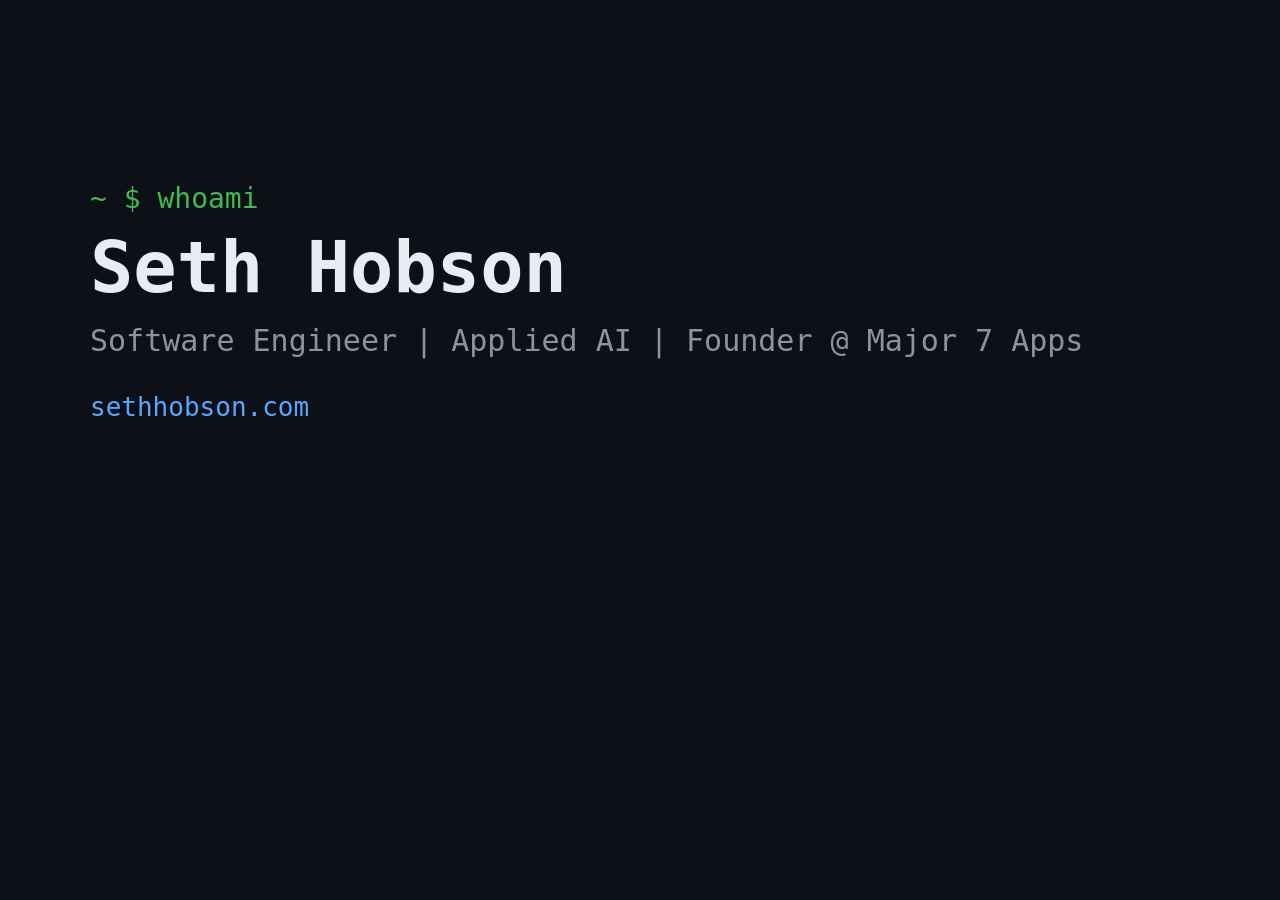
<file: og-source.html>
<!DOCTYPE html>
<html lang="en">
<head>
<meta charset="utf-8">
<style>
  body { margin: 0; width: 1200px; height: 630px; background: #0d1117;
         font-family: "SF Mono", ui-monospace, Menlo, Consolas, monospace;
         display: flex; align-items: center; }
  .wrap { padding: 0 90px; }
  .prompt { color: #3fb950; font-size: 28px; margin: 0 0 10px; }
  h1 { color: #e6edf3; font-size: 72px; margin: 0 0 14px; font-weight: 600; }
  .sub { color: #8b949e; font-size: 30px; margin: 0 0 34px; }
  .url { color: #58a6ff; font-size: 26px; }
</style>
</head>
<body>
  <div class="wrap">
    <p class="prompt">~ $ whoami</p>
    <h1>Seth Hobson</h1>
    <p class="sub">Software Engineer | Applied AI | Founder @ Major 7 Apps</p>
    <p class="url">sethhobson.com</p>
  </div>
</body>
</html>
</file>
<file: styles.css>
:root {
  --bg: #0d1117;
  --bg-card: #161b22;
  --text: #c9d1d9;
  --heading: #e6edf3;
  --muted: #8b949e;
  --border: #30363d;
  --link: #58a6ff;
  --accent: #3fb950;
}

@media (prefers-color-scheme: light) {
  :root {
    --bg: #ffffff;
    --bg-card: #f6f8fa;
    --text: #1f2328;
    --heading: #1f2328;
    --muted: #57606a;
    --border: #d0d7de;
    --link: #0969da;
    --accent: #1a7f37;
  }
}

* { box-sizing: border-box; }

body {
  margin: 0;
  background: var(--bg);
  color: var(--text);
  font-family: "SF Mono", ui-monospace, Menlo, Consolas, monospace;
  font-size: 15px;
  line-height: 1.65;
}

.container {
  max-width: 780px;
  margin: 0 auto;
  padding: 48px 20px 64px;
}

a { color: var(--link); text-decoration: none; }
a:hover { text-decoration: underline; }

h1 {
  color: var(--heading);
  font-size: 28px;
  font-weight: 600;
  margin: 4px 0 2px;
}

h2 { font-size: 18px; margin: 0 0 16px; color: var(--heading); }

.prompt { color: var(--accent); font-size: 14px; }

.title-line { color: var(--muted); font-size: 14px; margin: 0 0 16px; }

.bio { max-width: 64ch; margin: 0 0 16px; }
.updated { color: var(--muted); font-size: 12.5px; margin: -6px 0 16px; }

.links { display: flex; flex-wrap: wrap; gap: 8px 20px; padding: 0; margin: 0 0 8px; list-style: none; }
.links li::before { content: "→ "; color: var(--accent); }

.breadcrumb { color: var(--muted); font-size: 12.5px; margin: 0 0 20px; }
.project-lede { max-width: 68ch; font-size: 16px; margin: 0 0 16px; }

section { margin-top: 48px; }

.section-label { color: var(--accent); font-size: 13px; letter-spacing: 1px; margin-bottom: 4px; }
.section-label::before { content: "~ $ "; }

.cards { display: grid; grid-template-columns: 1fr 1fr; gap: 14px; }
@media (max-width: 640px) { .cards { grid-template-columns: 1fr; } }

.card {
  border: 1px solid var(--border);
  background: var(--bg-card);
  border-radius: 6px;
  padding: 14px 16px;
  font-size: 13.5px;
}
.card p { margin: 6px 0 0; color: var(--muted); }
.card-head { display: flex; justify-content: space-between; align-items: baseline; gap: 8px; }
.card-name { font-weight: 600; }
.card-stars img { vertical-align: middle; }
.card-status { color: var(--muted); font-size: 12px; white-space: nowrap; }
.card .card-more { margin-top: 10px; }

.facts { list-style: none; padding: 0; margin: 0; }
.facts li { padding: 8px 0; border-bottom: 1px dashed var(--border); }
.facts li:last-child { border-bottom: none; }
.facts strong { color: var(--heading); }

.project-table { width: 100%; border-collapse: collapse; font-size: 13.5px; }
.project-table th,
.project-table td { border: 1px solid var(--border); padding: 9px 10px; text-align: left; vertical-align: top; }
.project-table th { background: var(--bg-card); color: var(--heading); }

pre {
  overflow-x: auto;
  border: 1px solid var(--border);
  border-radius: 6px;
  background: var(--bg-card);
  padding: 12px 14px;
  color: var(--text);
  font: inherit;
  font-size: 13px;
}

.xp-list { list-style: none; padding: 0; margin: 0; }
.xp-list li { padding: 6px 0; border-bottom: 1px dashed var(--border); }
.xp-list li:last-child { border-bottom: none; }
.xp-when { color: var(--muted); font-size: 13px; float: right; }

.tags { display: flex; flex-wrap: wrap; gap: 8px; padding: 0; margin: 0; list-style: none; }
.tag {
  border: 1px solid var(--border);
  background: var(--bg-card);
  border-radius: 999px;
  padding: 2px 12px;
  font-size: 12.5px;
  color: var(--muted);
}

.newsletter { border: 1px solid var(--accent); border-radius: 6px; padding: 18px; }
.newsletter p { margin: 0 0 12px; }
.subscribe { display: flex; flex-wrap: wrap; gap: 10px; margin: 0 0 12px; }
.sub-input {
  flex: 1 1 220px;
  max-width: 340px;
  background: var(--bg);
  color: var(--text);
  border: 1px solid var(--border);
  border-radius: 6px;
  padding: 8px 12px;
  font: inherit;
  font-size: 13.5px;
}
.sub-input::placeholder { color: var(--muted); }
.sub-input:focus { outline: none; border-color: var(--accent); }
.sub-btn {
  background: transparent;
  color: var(--accent);
  border: 1px solid var(--accent);
  border-radius: 6px;
  padding: 8px 16px;
  font: inherit;
  font-size: 13.5px;
  cursor: pointer;
}
.sub-btn:hover { background: var(--accent); color: var(--bg); }

.site-footer {
  margin-top: 56px;
  padding-top: 16px;
  border-top: 1px solid var(--border);
  color: var(--muted);
  font-size: 12.5px;
}
</file>
